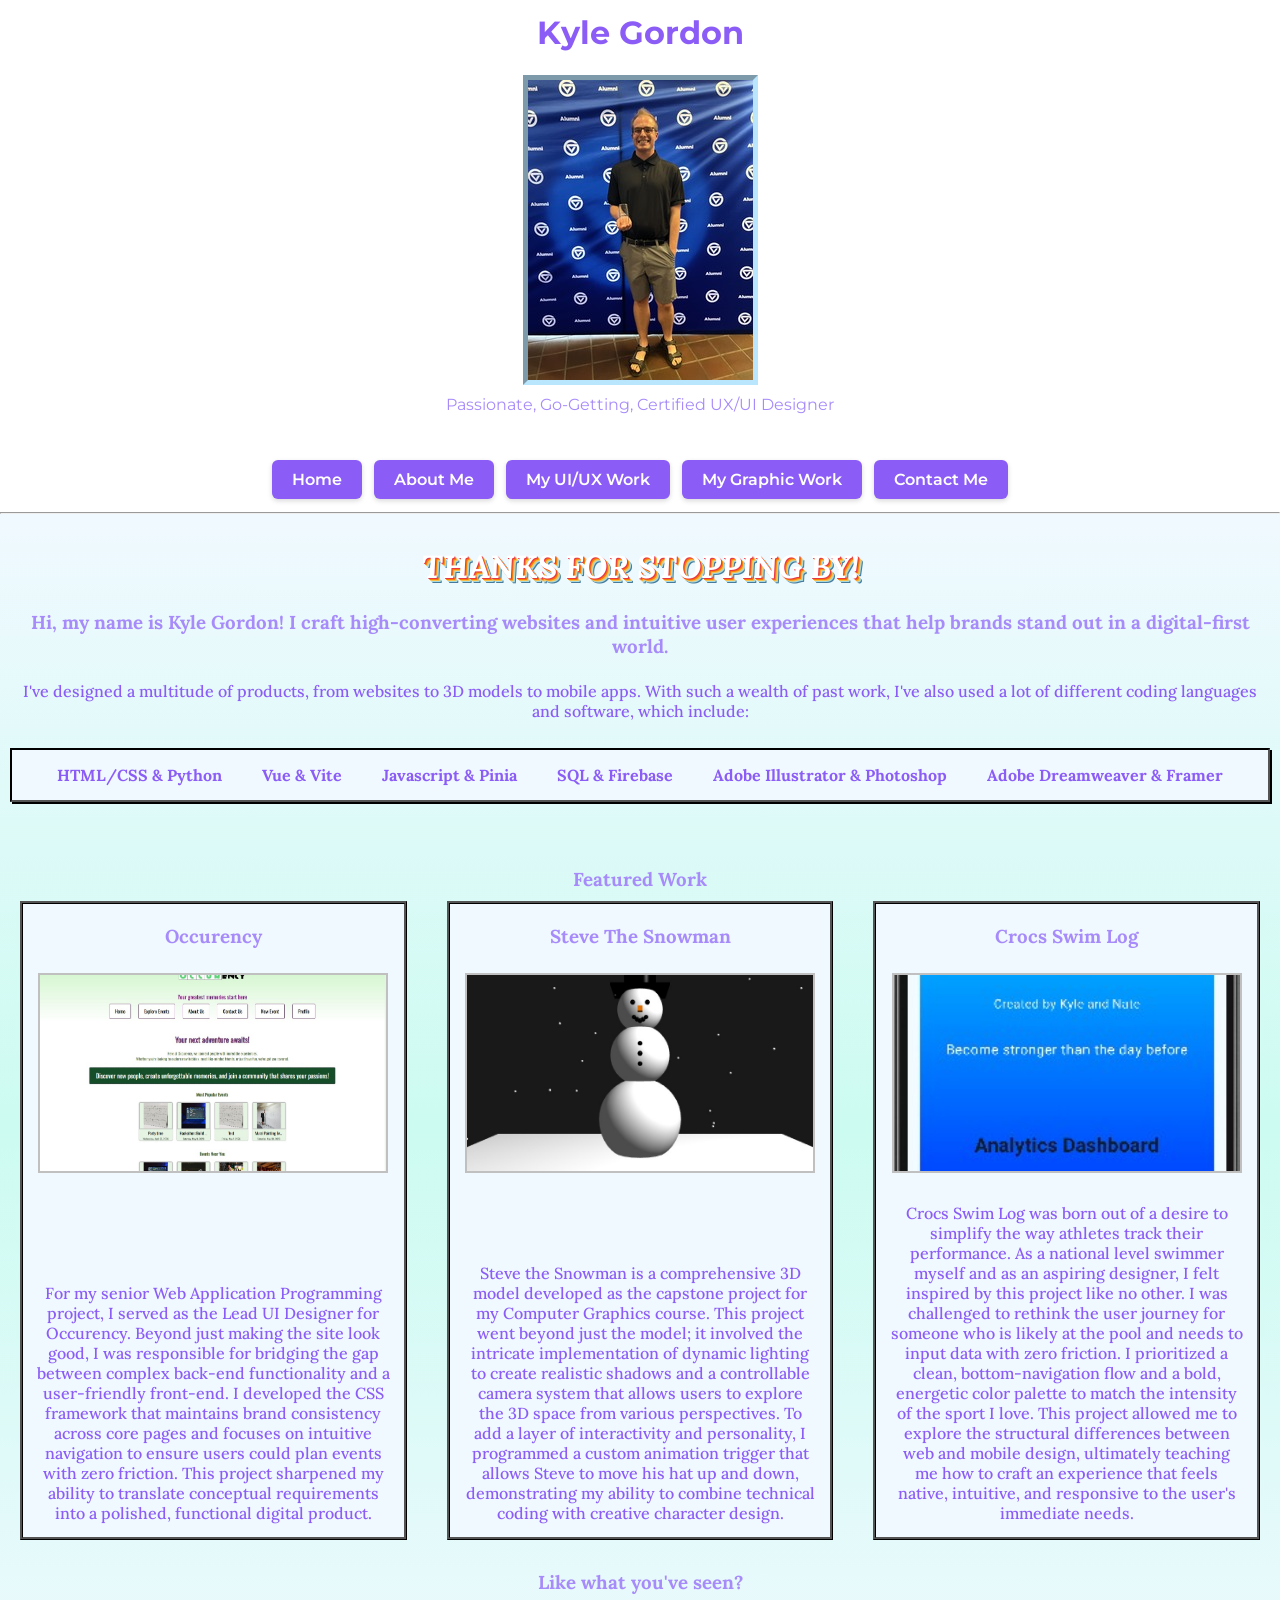
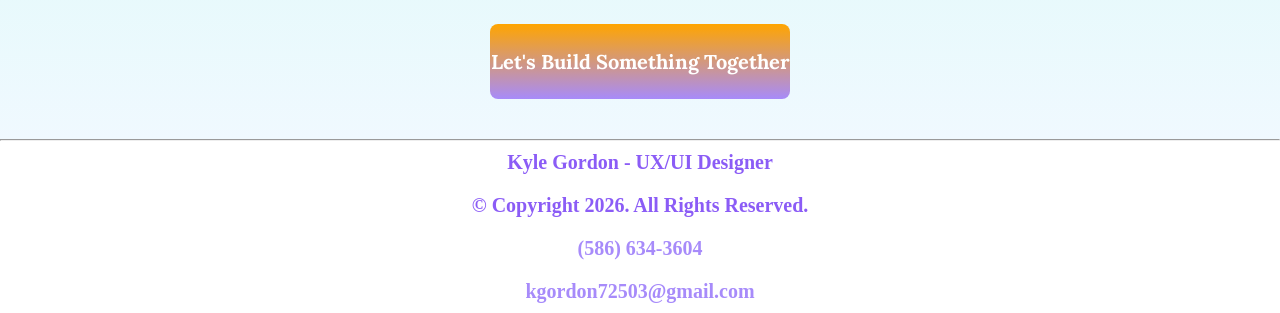
<file: index.html>
<!DOCTYPE html>
<!--This website was created by: Kyle Gordon, 4/20/26 -->
<html lang="en">
<head>
    <title>Kyle Gordon's Portfolio &#9475; Proficient in HTML/CSS, Javascript, Adobe &#9475; Web Designer, Graphic Designer, UX/UI Designer</title>
    <meta charset="utf-8">
    <link rel="stylesheet" href="css/styles.css">
    <meta name="viewport" content="width=device-width, initial-scale=1">
    <meta name="description" content="A hardworking, efficient UX/UI Designer creating top quality products">
    <link rel="shortcut icon" href="images/favicon.ico"> 
    <link rel="icon" type="image/png" sizes="32x32" href="images/favicon-32.png"> 
    <link rel="apple-touch-icon" sizes="180x180" href="images/apple-touch-icon.png"> 
    <link rel="icon" sizes="192x192" href="images/android-chrome-192.png">
    <link rel="preconnect" href="https://fonts.googleapis.com">
    <link rel="preconnect" href="https://fonts.gstatic.com" crossorigin>
    <link href="https://fonts.googleapis.com/css2?family=Lora:ital,wght@0,400..700;1,400..700&family=Montserrat:ital,wght@0,100..900;1,100..900&display=swap" rel="stylesheet">
</head>
<body>
<div id="container">
    
    <header class="montserrat-regular">
        <h1>Kyle Gordon</h1>
        <figure>
            <img id="profilepicture" src="images/kyle_port_image_225x300.jpeg" alt="Kyle Gordon Profile Photo">
            <figcaption class="slogan growing-text">Passionate, Go-Getting, Certified UX/UI Designer</figcaption>
        </figure>
    </header>

    <nav class="montserrat-regular">
        <button class="menu-icon" onclick="hamburger()" aria-expanded="false" aria-label="Toggle navigation menu">
            &#9776;
        </button>
        <ul id="menu-links">
            <li><a href="index.html">Home</a></li>
            <li><a href="about.html">About Me</a></li>
            <li><a href="pastsites.html">My UI/UX Work</a></li>
            <li><a href="pastgraphic.html">My Graphic Work</a></li>
            <li><a href="contact.html">Contact Me</a></li>
        </ul>
    </nav>

    <hr>

    <main class="lora-regular">
        <article>
            <h2 class="spin-text">Thanks for stopping by!</h2>
            <section>
                <!-- Fixed Heading Hierarchy (H2 -> H3) -->
                <h3>Hi, my name is Kyle Gordon! I craft high-converting websites and intuitive user experiences that help brands stand out in a digital-first world.</h3>
                
                <p>I've designed a multitude of products, from websites to 3D models to mobile apps. With such a wealth of past work, I've also used a lot of different coding languages and software, which include:</p>
                
                <ul id="skills-box">
                    <li>HTML/CSS & Python</li>
                    <li>Vue & Vite</li>
                    <li>Javascript & Pinia</li>
                    <li>SQL & Firebase</li>
                    <li>Adobe Illustrator & Photoshop</li>
                    <li>Adobe Dreamweaver & Framer</li>
                </ul>
            </section>
            
            <br><br>
            
            <h3>Featured Work</h3>
        
            <div class="content-container">
                
                <!-- Occurency Project (Merged Mobile & Desktop) -->
                <div class="work-container">
                    <h3>Occurency</h3>
                    <img src="images/occurency_portfolio_ss.jpg" alt="Occurency Event Planning Homepage Interface">
                    <p>For my senior Web Application Programming project, I served as the Lead UI Designer for Occurency. Beyond just making the site look good, I was responsible for bridging the gap between complex back-end functionality and a user-friendly front-end. I developed the CSS framework that maintains brand consistency across core pages and focuses on intuitive navigation to ensure users could plan events with zero friction. This project sharpened my ability to translate conceptual requirements into a polished, functional digital product.</p>
                    <!--<a href="#" class="project-link">Visit Occurency HERE!</a>-->
                </div>
                
                <!-- Steve The Snowman Project -->
                <div class="work-container">
                    <h3>Steve The Snowman</h3>
                    <img src="images/steve-t-snowman.jpg" alt="Steve The Snowman 3D Model Graphic">
                    <p>Steve the Snowman is a comprehensive 3D model developed as the capstone project for my Computer Graphics course. This project went beyond just the model; it involved the intricate implementation of dynamic lighting to create realistic shadows and a controllable camera system that allows users to explore the 3D space from various perspectives. To add a layer of interactivity and personality, I programmed a custom animation trigger that allows Steve to move his hat up and down, demonstrating my ability to combine technical coding with creative character design.</p>
                    <!--<a href="#" class="project-link">View Steve The Snowman HERE!</a>-->
                </div>
                
                <!-- Crocs Swim Log Project -->
                <div class="work-container">
                    <h3>Crocs Swim Log</h3>
                    <img src="images/csl_portfolio_ss.jpg" alt="Screenshot of the Crocs Swim Log mobile app interface">
                    <p>Crocs Swim Log was born out of a desire to simplify the way athletes track their performance. As a national level swimmer myself and as an aspiring designer, I felt inspired by this project like no other. I was challenged to rethink the user journey for someone who is likely at the pool and needs to input data with zero friction. I prioritized a clean, bottom-navigation flow and a bold, energetic color palette to match the intensity of the sport I love. This project allowed me to explore the structural differences between web and mobile design, ultimately teaching me how to craft an experience that feels native, intuitive, and responsive to the user's immediate needs.</p>
                    <!--<a href="#" class="project-link">Visit Crocs Swim Log HERE!</a>-->
                </div>
            </div>
        
            <h3>Like what you've seen?</h3>
            <a href="contact.html" id="build-button" class="btn">Let's Build Something Together</a>
        </article>
    </main>
</div>

<hr>

<footer>
    <b>
        <p>Kyle Gordon - UX/UI Designer</p>
        <p>&#169; Copyright 2026. All Rights Reserved.</p>
        <p><a href="tel:+15866343604">(586) 634-3604</a></p>
        <p><a href="mailto:kgordon72503@gmail.com">kgordon72503@gmail.com</a></p>
    </b>
</footer>

<script src="scripts/script.js"></script> 
</body>
</html>
</file>
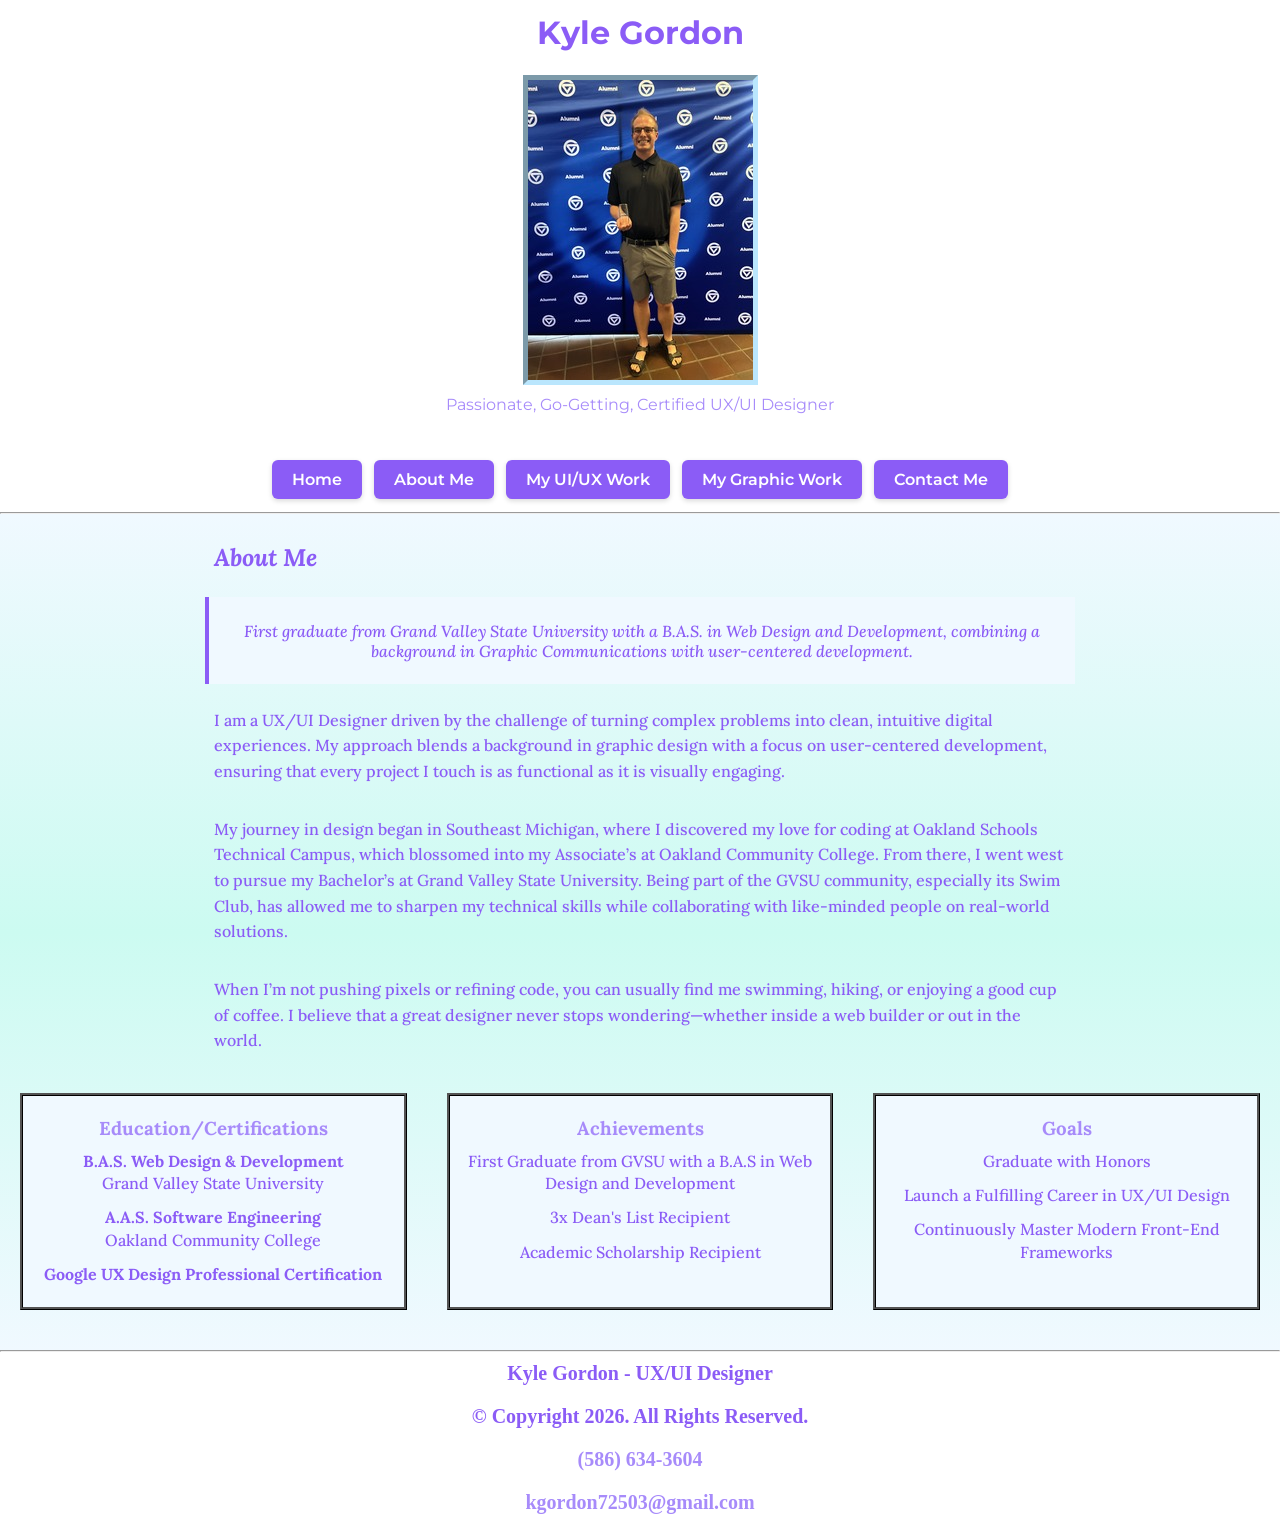
<file: about.html>
<!DOCTYPE html>
<!--This website was created by: Kyle Gordon, 4/20/26 -->
<html lang="en">
<head>
    <title>About Kyle Gordon &#9475; Proficient in HTML/CSS, Javascript, Adobe &#9475; Web Designer, Graphic Designer, UX/UI Designer</title></title>
    <meta charset="utf-8">
    <link rel="stylesheet" href="css/styles.css">
    <meta name="viewport" content="width=device-width, initial-scale=1">
    <meta name="description" content="Learn more about Kyle Gordon, a UX/UI Designer and Web Developer with a BAS from Grand Valley State University.">
    <link rel="shortcut icon" href="images/favicon.ico"> 
    <link rel="icon" type="image/png" sizes="32x32" href="images/favicon-32.png"> 
    <link rel="apple-touch-icon" sizes="180x180" href="images/apple-touch-icon.png"> 
    <link rel="icon" sizes="192x192" href="images/android-chrome-192.png">
    <link rel="preconnect" href="https://fonts.googleapis.com">
    <link rel="preconnect" href="https://fonts.gstatic.com" crossorigin>
    <link href="https://fonts.googleapis.com/css2?family=Lora:ital,wght@0,400..700;1,400..700&family=Montserrat:ital,wght@0,100..900;1,100..900&display=swap" rel="stylesheet">
</head>
<body>
<div id="container">
    <header class="montserrat-regular">
        <h1>Kyle Gordon</h1>
        <figure>
            <img id="profilepicture" src="images/kyle_port_image_225x300.jpeg" alt="Kyle Gordon Profile Photo">
            <figcaption class="slogan growing-text">Passionate, Go-Getting, Certified UX/UI Designer</figcaption>
        </figure>
    </header>

    <!-- Unified Navigation (Moved under Header) -->
    <nav class="montserrat-regular">
        <button class="menu-icon" onclick="hamburger()" aria-expanded="false" aria-label="Toggle navigation menu">
            &#9776;
        </button>
        <ul id="menu-links">
            <li><a href="index.html">Home</a></li>
            <li><a href="about.html">About Me</a></li>
            <li><a href="pastsites.html">My UI/UX Work</a></li>
            <li><a href="pastgraphic.html">My Graphic Work</a></li>
            <li><a href="contact.html">Contact Me</a></li>
        </ul>
    </nav>
<hr>
    <main class="lora-regular">
        <section class="bio-section">
            <h2>About Me</h2>
            
            <aside class="bio-callout"> 
                <p>First graduate from Grand Valley State University with a B.A.S. in Web Design and Development, combining a background in Graphic Communications with user-centered development.</p>
            </aside>

            <div class="bio-text">
                <p>I am a UX/UI Designer driven by the challenge of turning complex problems into clean, intuitive digital experiences. My approach blends a background in graphic design with a focus on user-centered development, ensuring that every project I touch is as functional as it is visually engaging.</p>
                
                <p>My journey in design began in Southeast Michigan, where I discovered my love for coding at Oakland Schools Technical Campus, which blossomed into my Associate’s at Oakland Community College. From there, I went west to pursue my Bachelor’s at Grand Valley State University. Being part of the GVSU community, especially its Swim Club, has allowed me to sharpen my technical skills while collaborating with like-minded people on real-world solutions.</p>
                
                <p>When I’m not pushing pixels or refining code, you can usually find me swimming, hiking, or enjoying a good cup of coffee. I believe that a great designer never stops wondering—whether inside a web builder or out in the world.</p>
            </div>
        </section>

        <!-- Unified Card Section (Replaces duplicated lists & table) -->
        <section class="content-container">
            <article class="work-container">
                <h3>Education/Certifications</h3>
                <ul class="hide-ul">
                    <li><strong>B.A.S. Web Design & Development</strong><br>Grand Valley State University</li>
                    <li><strong>A.A.S. Software Engineering</strong><br>Oakland Community College</li>
                    <li><strong>Google UX Design Professional Certification</strong></li>
                </ul>
            </article>

            <article class="work-container">
                <h3>Achievements</h3>
                <ul class="hide-ul">
                    <li>First Graduate from GVSU with a B.A.S in Web Design and Development</li>
                    <li>3x Dean's List Recipient</li>
                    <li>Academic Scholarship Recipient</li>
                </ul>
            </article>

            <article class="work-container">
                <h3>Goals</h3>
                <ul class="hide-ul">
                    <li>Graduate with Honors</li>
                    <li>Launch a Fulfilling Career in UX/UI Design</li>
                    <li>Continuously Master Modern Front-End Frameworks</li>
                </ul>
            </article>
        </section>
    </main>
</div>
<hr>
<footer>
    <b>
        <p>Kyle Gordon - UX/UI Designer</p>
        <p>&#169; Copyright 2026. All Rights Reserved.</p>
        <p><a href="tel:+15866343604">(586) 634-3604</a></p>
        <p><a href="mailto:kgordon72503@gmail.com">kgordon72503@gmail.com</a></p>
    </b>
</footer>

<script src="scripts/script.js"></script> 
</body>
</html>
</file>
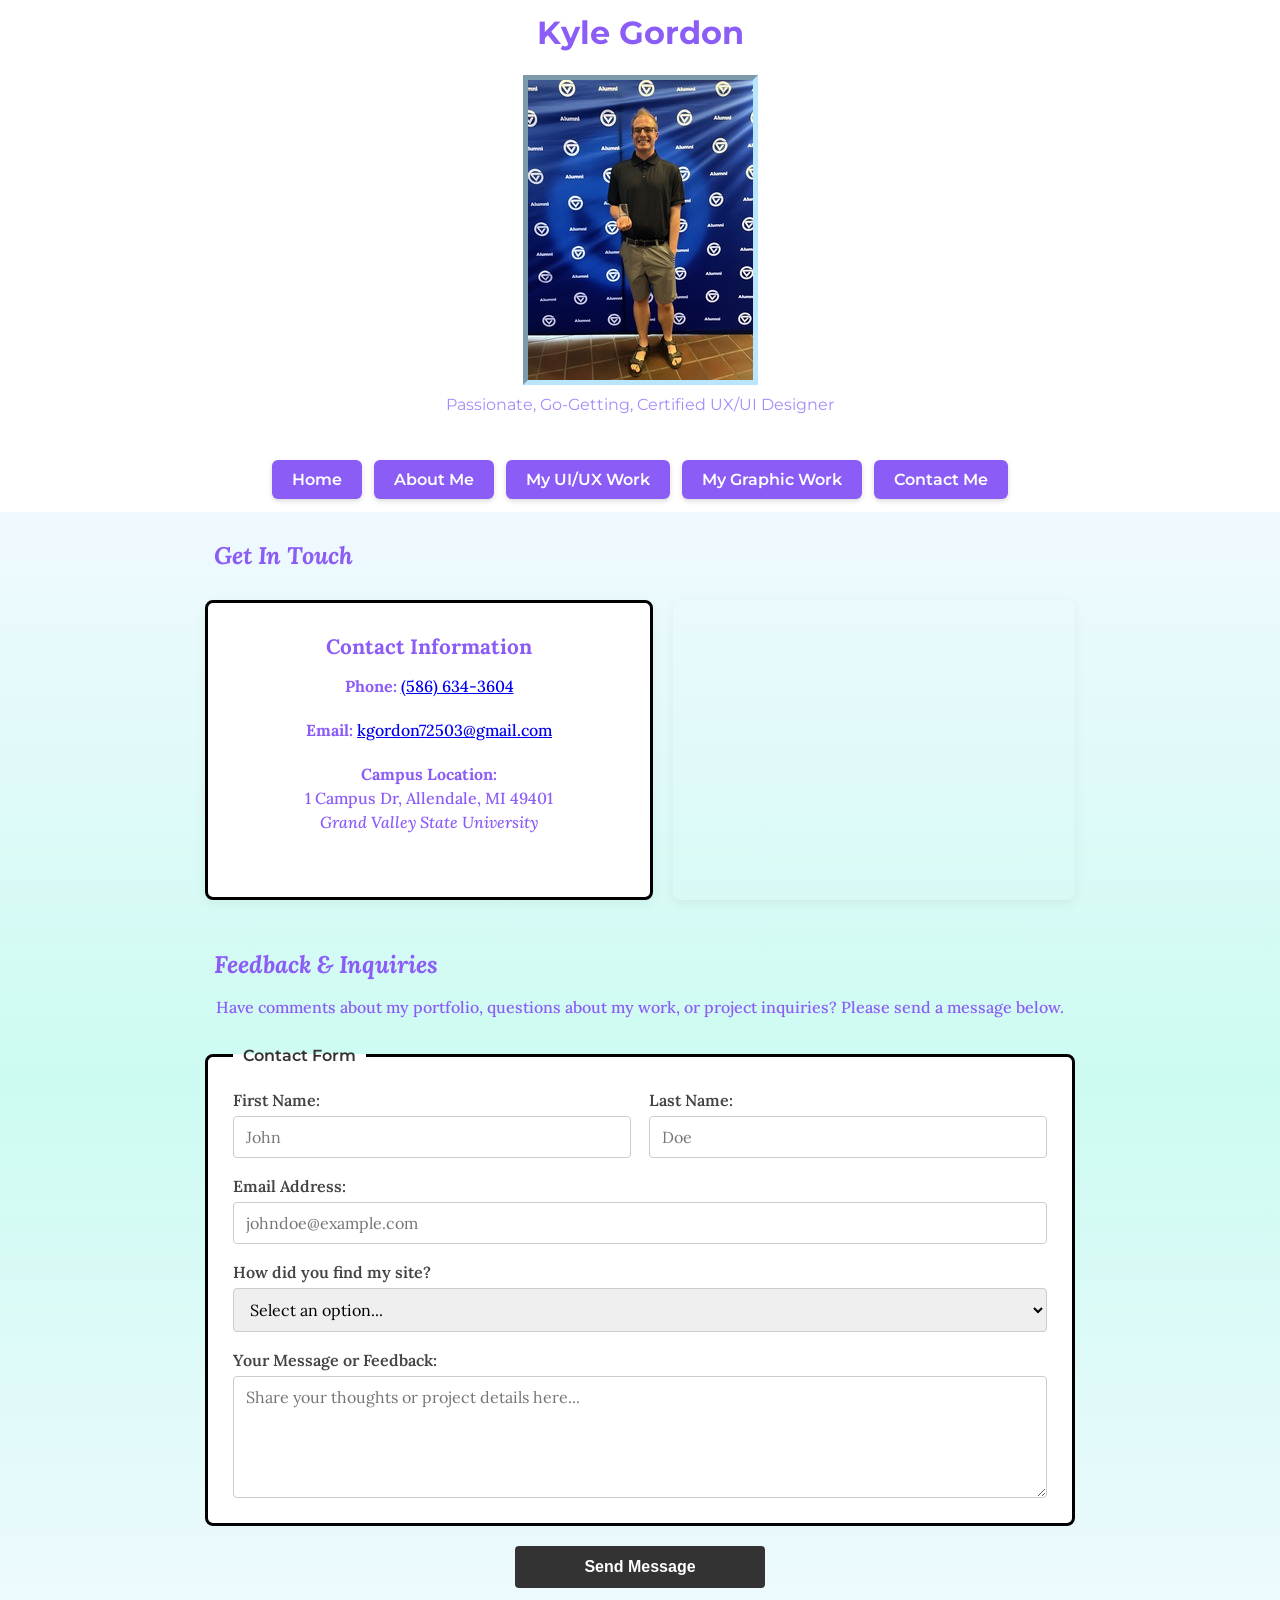
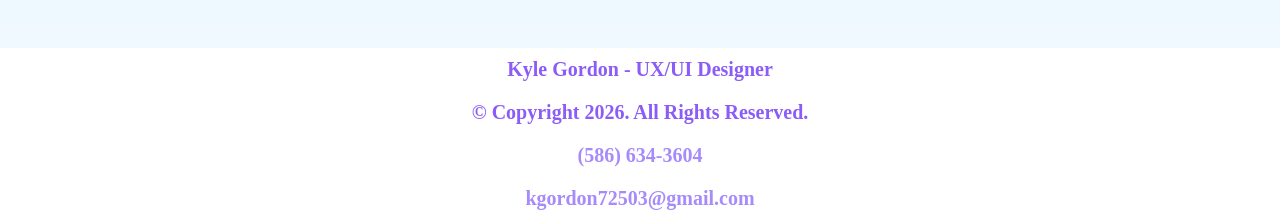
<file: contact.html>
<!DOCTYPE html>
<!--This website was created by: Kyle Gordon, 4/20/26 -->
<html lang="en">
<head>
    <title>Contact Me &#9475; Kyle Gordon &#9475; Proficient in HTML/CSS, Javascript, Adobe &#9475; Web Designer, Graphic Designer, UX/UI Designer</title></title>
    <meta charset="utf-8">
    <link rel="stylesheet" href="css/styles.css">
    <meta name="viewport" content="width=device-width, initial-scale=1">
    <meta name="description" content="Get in touch with Kyle Gordon, UX/UI Designer and Web Developer. Reach out via phone, email, or send feedback using the contact form.">
    <link rel="shortcut icon" href="images/favicon.ico"> 
    <link rel="icon" type="image/png" sizes="32x32" href="images/favicon-32.png"> 
    <link rel="apple-touch-icon" sizes="180x180" href="images/apple-touch-icon.png"> 
    <link rel="icon" sizes="192x192" href="images/android-chrome-192.png">
    <link rel="preconnect" href="https://fonts.googleapis.com">
    <link rel="preconnect" href="https://fonts.gstatic.com" crossorigin>
    <link href="https://fonts.googleapis.com/css2?family=Lora:ital,wght@0,400..700;1,400..700&family=Montserrat:ital,wght@0,100..900;1,100..900&display=swap" rel="stylesheet">
</head>
<body>
<div id="container">

    <header class="montserrat-regular">
        <h1>Kyle Gordon</h1>
        <figure>
            <img id="profilepicture" src="images/kyle_port_image_225x300.jpeg" alt="Kyle Gordon Profile Photo">
            <figcaption class="slogan growing-text">Passionate, Go-Getting, Certified UX/UI Designer</figcaption>
        </figure>
    </header>

    <!-- Unified Navigation (Moved under Header) -->
    <nav class="montserrat-regular">
        <button class="menu-icon" onclick="hamburger()" aria-expanded="false" aria-label="Toggle navigation menu">
            &#9776;
        </button>
        <ul id="menu-links">
            <li><a href="index.html">Home</a></li>
            <li><a href="about.html">About Me</a></li>
            <li><a href="pastsites.html">My UI/UX Work</a></li>
            <li><a href="pastgraphic.html">My Graphic Work</a></li>
            <li><a href="contact.html">Contact Me</a></li>
        </ul>
    </nav>

    <main class="lora-regular">
        
        <!-- Contact Information & Map Section -->
        <section class="contact-section">
            <h2>Get In Touch</h2>
            <div class="contact-grid">
                
                <div class="contact-info-card">
                    <h3>Contact Information</h3>
                    <p><strong>Phone:</strong> <a href="tel:+15866343604">(586) 634-3604</a></p>
                    <p><strong>Email:</strong> <a href="mailto:kgordon72503@gmail.com">kgordon72503@gmail.com</a></p>
                    <p><strong>Campus Location:</strong><br>1 Campus Dr, Allendale, MI 49401<br><em>Grand Valley State University</em></p>
                </div>

                <div class="map-container">
                    <iframe src="https://www.google.com/maps/embed?pb=!1m18!1m12!1m3!1d2919.6717137173564!2d-85.89161532450466!3d42.964122071143215!2m3!1f0!2f0!3f0!3m2!1i1024!2i768!4f13.1!3m3!1m2!1s0x8819a31f0c9d398f%3A0xea0367b3e0ec32fa!2sGrand%20Valley%20State%20University!5e0!3m2!1sen!2sus!4v1706282825651!5m2!1sen!2sus" 
                            id="google-map" 
                            style="border:0;" 
                            allowfullscreen="" 
                            loading="lazy" 
                            referrerpolicy="no-referrer-when-downgrade" 
                            title="Grand Valley State University Campus Map">
                    </iframe>
                </div>

            </div>
        </section>

        <!-- Feedback Form Section -->
        <section class="form-section">
            <h2>Feedback & Inquiries</h2>
            <p class="form-intro">Have comments about my portfolio, questions about my work, or project inquiries? Please send a message below.</p>
            
            <form action="#" method="post" class="contact-form">
                <fieldset>
                    <legend class="montserrat-regular">Contact Form</legend>
                    
                    <div class="form-grid">
                        <div class="form-group">
                            <label for="fname">First Name:</label>
                            <input type="text" id="fname" name="firstname" required placeholder="John">
                        </div>
                        
                        <div class="form-group">
                            <label for="lname">Last Name:</label>
                            <input type="text" id="lname" name="lastname" required placeholder="Doe">
                        </div>
                        
                        <div class="form-group full-width">
                            <label for="email">Email Address:</label>
                            <input type="email" id="email" name="email" required placeholder="johndoe@example.com">
                        </div>
                        
                        <div class="form-group full-width">
                            <label for="reference">How did you find my site?</label>
                            <select name="reference" id="reference">
                                <option value="" disabled selected>Select an option...</option>
                                <option value="social">Social Media</option>
                                <option value="friend">Friend / Colleague</option>
                                <option value="google">Search Engine (Google)</option>
                                <option value="other">Other</option>
                            </select>
                        </div>

                        <div class="form-group full-width">
                            <label for="improve">Your Message or Feedback:</label>
                            <textarea id="improve" name="improve" rows="5" required placeholder="Share your thoughts or project details here..."></textarea>
                        </div>
                    </div>
                </fieldset>
                
                <button type="submit" id="submit" class="submit-btn">Send Message</button>
            </form>
        </section>

    </main>
</div>

<footer>
    <b>
        <p>Kyle Gordon - UX/UI Designer</p>
        <p>&#169; Copyright 2026. All Rights Reserved.</p>
        <p><a href="tel:+15866343604">(586) 634-3604</a></p>
        <p><a href="mailto:kgordon72503@gmail.com">kgordon72503@gmail.com</a></p>
    </b>
</footer>

<script src="scripts/script.js"></script> 
</body>
</html>
</file>
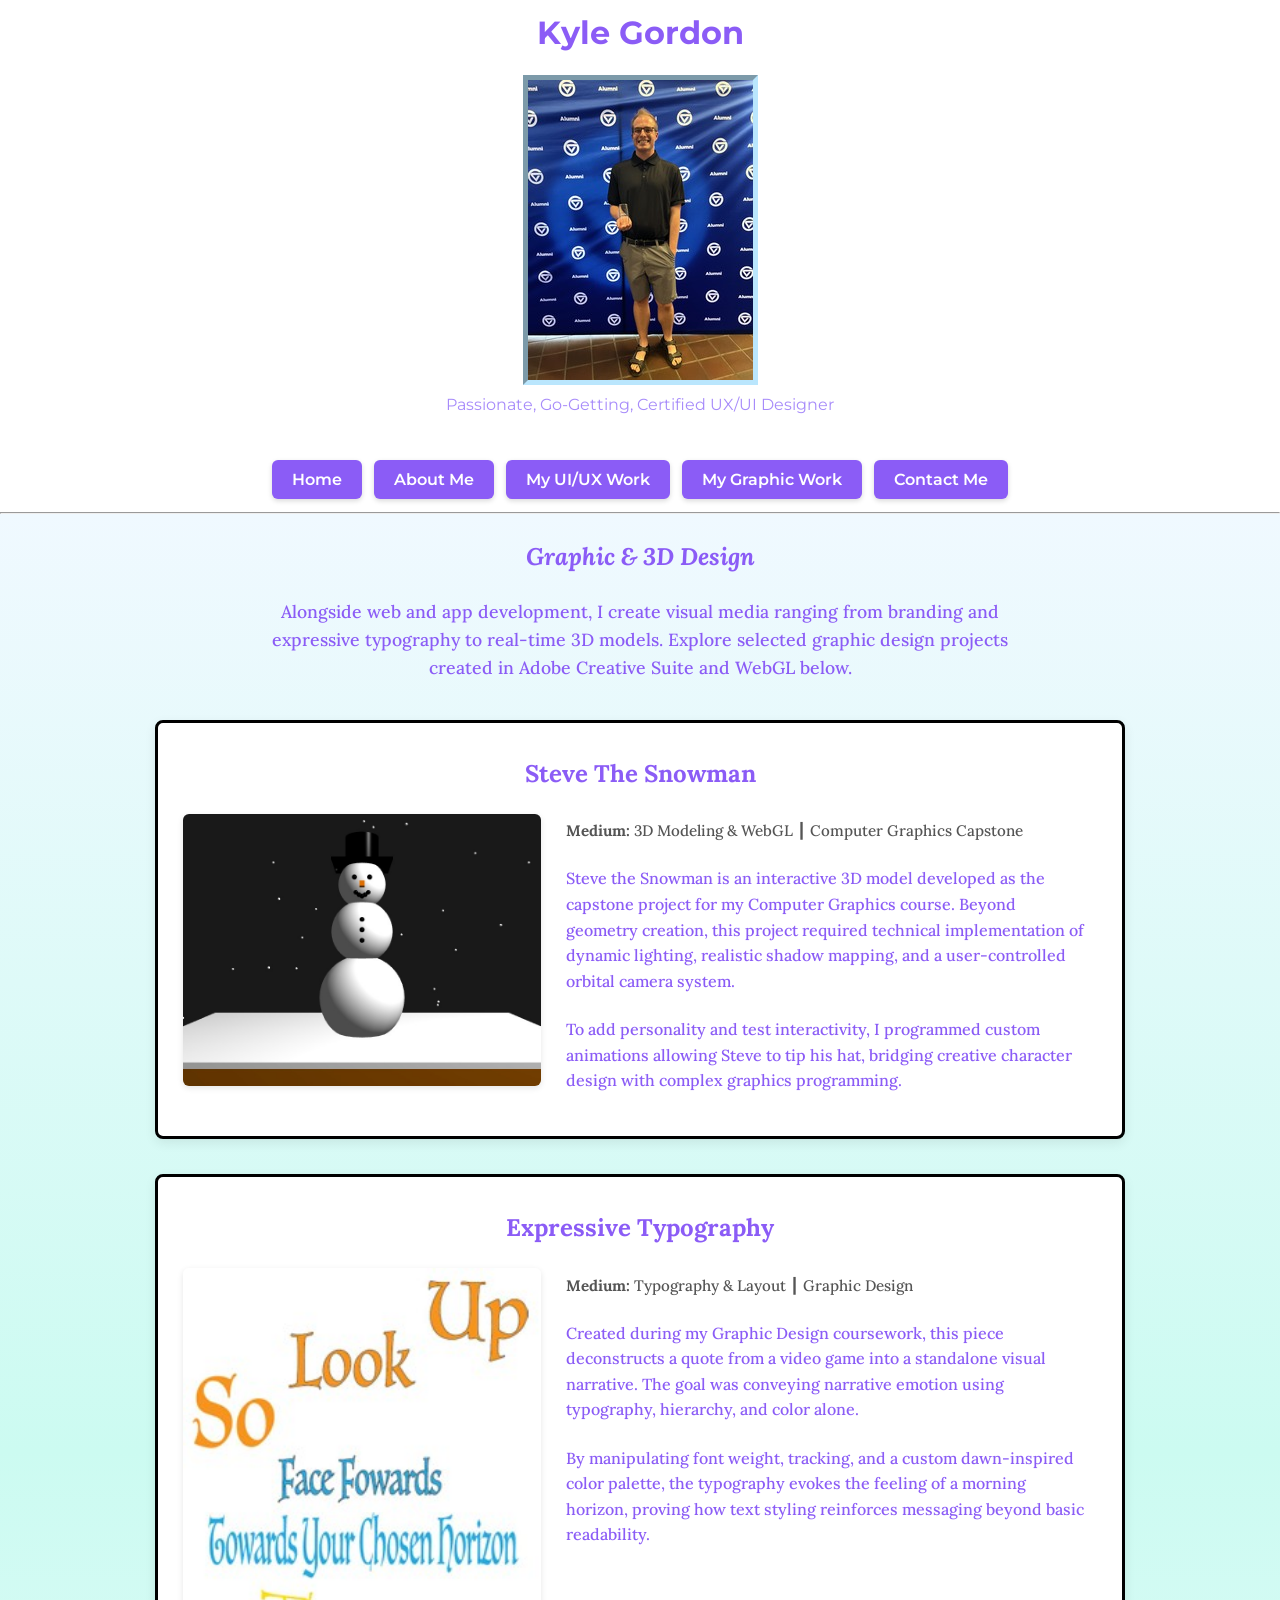
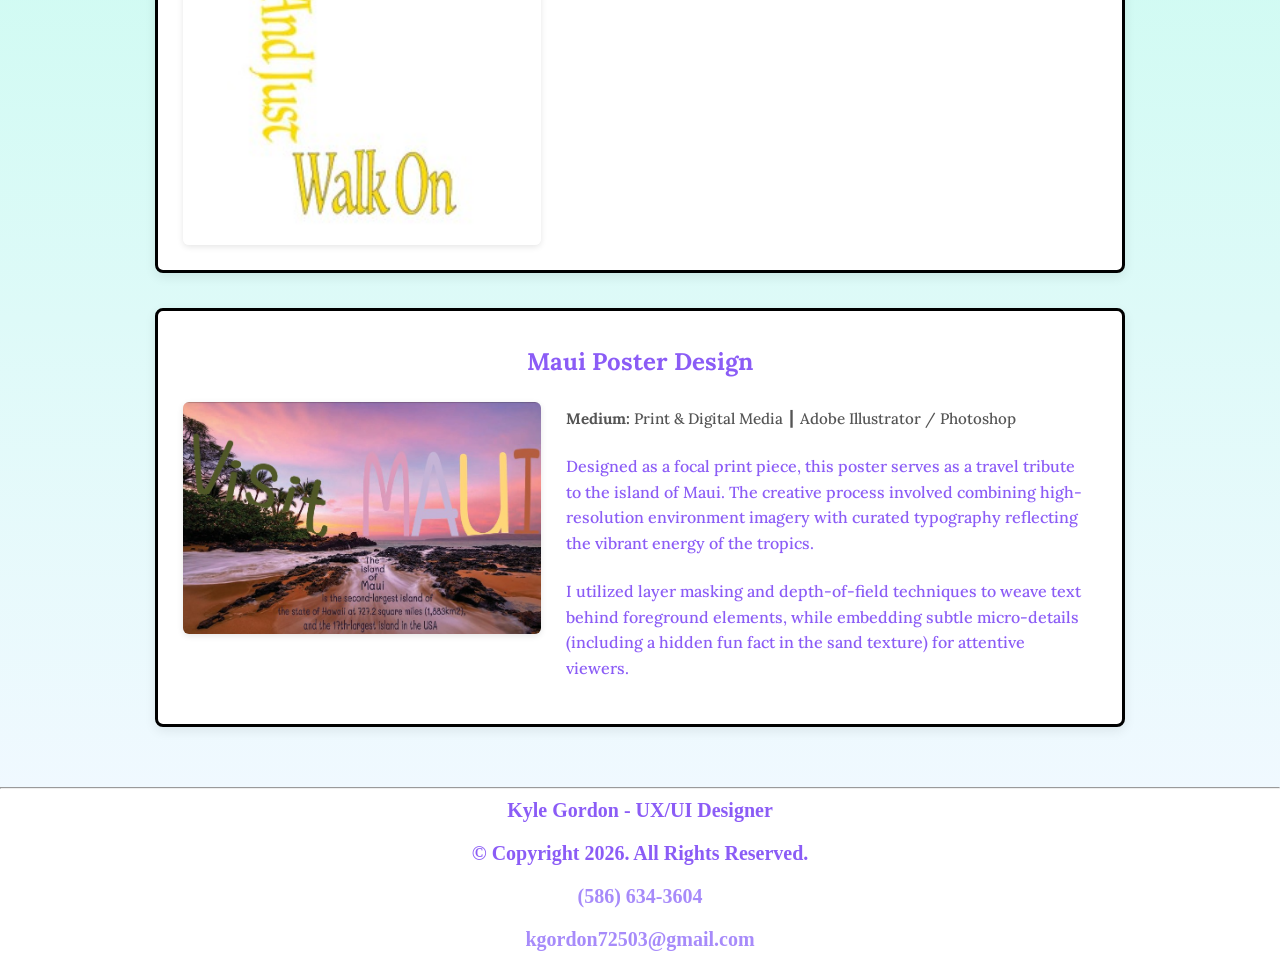
<file: pastgraphic.html>
<!DOCTYPE html>
<!--This website was created by: Kyle Gordon, 4/20/26 -->
<html lang="en">
<head>
    <title>Graphic Design & 3D Work &#9475; Kyle Gordon &#9475; Proficient in HTML/CSS, Javascript, Adobe &#9475; Web Designer, Graphic Designer, UX/UI Designer</title></title>
    <meta charset="utf-8">
    <link rel="stylesheet" href="css/styles.css">
    <meta name="viewport" content="width=device-width, initial-scale=1">
    <meta name="description" content="Explore graphic design, typography, and 3D modeling projects by Kyle Gordon, including 3D models, poster designs, and expressive typography.">
    <link rel="shortcut icon" href="images/favicon.ico"> 
    <link rel="icon" type="image/png" sizes="32x32" href="images/favicon-32.png"> 
    <link rel="apple-touch-icon" sizes="180x180" href="images/apple-touch-icon.png"> 
    <link rel="icon" sizes="192x192" href="images/android-chrome-192.png">
    <link rel="preconnect" href="https://fonts.googleapis.com">
    <link rel="preconnect" href="https://fonts.gstatic.com" crossorigin>
    <link href="https://fonts.googleapis.com/css2?family=Lora:ital,wght@0,400..700;1,400..700&family=Montserrat:ital,wght@0,100..900;1,100..900&display=swap" rel="stylesheet">
</head>
<body>
<div id="container">
    <header class="montserrat-regular">
        <h1>Kyle Gordon</h1>
        <figure>
            <img id="profilepicture" src="images/kyle_port_image_225x300.jpeg" alt="Kyle Gordon Profile Photo">
            <figcaption class="slogan growing-text">Passionate, Go-Getting, Certified UX/UI Designer</figcaption>
        </figure>
    </header>

    <!-- Unified Navigation (Moved under Header) -->
    <nav class="montserrat-regular">
        <button class="menu-icon" onclick="hamburger()" aria-expanded="false" aria-label="Toggle navigation menu">
            &#9776;
        </button>
        <ul id="menu-links">
            <li><a href="index.html">Home</a></li>
            <li><a href="about.html">About Me</a></li>
            <li><a href="pastsites.html">My UI/UX Work</a></li>
            <li><a href="pastgraphic.html">My Graphic Work</a></li>
            <li><a href="contact.html">Contact Me</a></li>
        </ul>
    </nav>
    <hr>

    <main class="lora-regular">
        <section class="intro-section">
            <h2>Graphic & 3D Design</h2>
            <p class="lead-text">Alongside web and app development, I create visual media ranging from branding and expressive typography to real-time 3D models. Explore selected graphic design projects created in Adobe Creative Suite and WebGL below.</p>
        </section>

        <!-- Project Cards Container -->
        <section class="project-grid">
            
            <!-- Graphic 1: Steve The Snowman -->
            <article class="project-card">
                <h3>Steve The Snowman</h3>
                <div class="project-content">
                    <figure class="project-media">
                        <img src="images/steve-t-snowman.jpg" alt="Steve The Snowman 3D Model Rendering">
                    </figure>
                    <div class="project-details">
                        <p class="role-tag"><strong>Medium:</strong> 3D Modeling & WebGL &#9475; Computer Graphics Capstone</p>
                        <p>Steve the Snowman is an interactive 3D model developed as the capstone project for my Computer Graphics course. Beyond geometry creation, this project required technical implementation of dynamic lighting, realistic shadow mapping, and a user-controlled orbital camera system.</p>
                        <p>To add personality and test interactivity, I programmed custom animations allowing Steve to tip his hat, bridging creative character design with complex graphics programming.</p>
                        <!--<a href="#" class="project-btn" target="_blank" rel="noopener">View 3D Demo &rarr;</a>-->
                    </div>
                </div>
            </article>

            <!-- Graphic 2: Expressive Typography -->
            <article class="project-card">
                <h3>Expressive Typography</h3>
                <div class="project-content">
                    <figure class="project-media">
                        <img src="images/expressive-text-project.jpg" alt="Expressive Typography Visual Artwork">
                    </figure>
                    <div class="project-details">
                        <p class="role-tag"><strong>Medium:</strong> Typography & Layout &#9475; Graphic Design</p>
                        <p>Created during my Graphic Design coursework, this piece deconstructs a quote from a video game into a standalone visual narrative. The goal was conveying narrative emotion using typography, hierarchy, and color alone.</p>
                        <p>By manipulating font weight, tracking, and a custom dawn-inspired color palette, the typography evokes the feeling of a morning horizon, proving how text styling reinforces messaging beyond basic readability.</p>
                        <!--<a href="#" class="project-btn" target="_blank" rel="noopener">View Graphic &rarr;</a>-->
                    </div>
                </div>
            </article>

            <!-- Graphic 3: Poster Design -->
            <article class="project-card">
                <h3>Maui Poster Design</h3>
                <div class="project-content">
                    <figure class="project-media">
                        <img src="images/poster-design-project.jpg" alt="Maui Travel Poster Artwork">
                    </figure>
                    <div class="project-details">
                        <p class="role-tag"><strong>Medium:</strong> Print & Digital Media &#9475; Adobe Illustrator / Photoshop</p>
                        <p>Designed as a focal print piece, this poster serves as a travel tribute to the island of Maui. The creative process involved combining high-resolution environment imagery with curated typography reflecting the vibrant energy of the tropics.</p>
                        <p>I utilized layer masking and depth-of-field techniques to weave text behind foreground elements, while embedding subtle micro-details (including a hidden fun fact in the sand texture) for attentive viewers.</p>
                        <!--<a href="#" class="project-btn" target="_blank" rel="noopener">View Full Poster &rarr;</a>-->
                    </div>
                </div>
            </article>

        </section>
    </main>
</div>

<hr>

<footer>
    <b>
        <p>Kyle Gordon - UX/UI Designer</p>
        <p>&#169; Copyright 2026. All Rights Reserved.</p>
        <p><a href="tel:+15866343604">(586) 634-3604</a></p>
        <p><a href="mailto:kgordon72503@gmail.com">kgordon72503@gmail.com</a></p>
    </b>
</footer>

<script src="scripts/script.js"></script> 
</body>
</html>
</file>
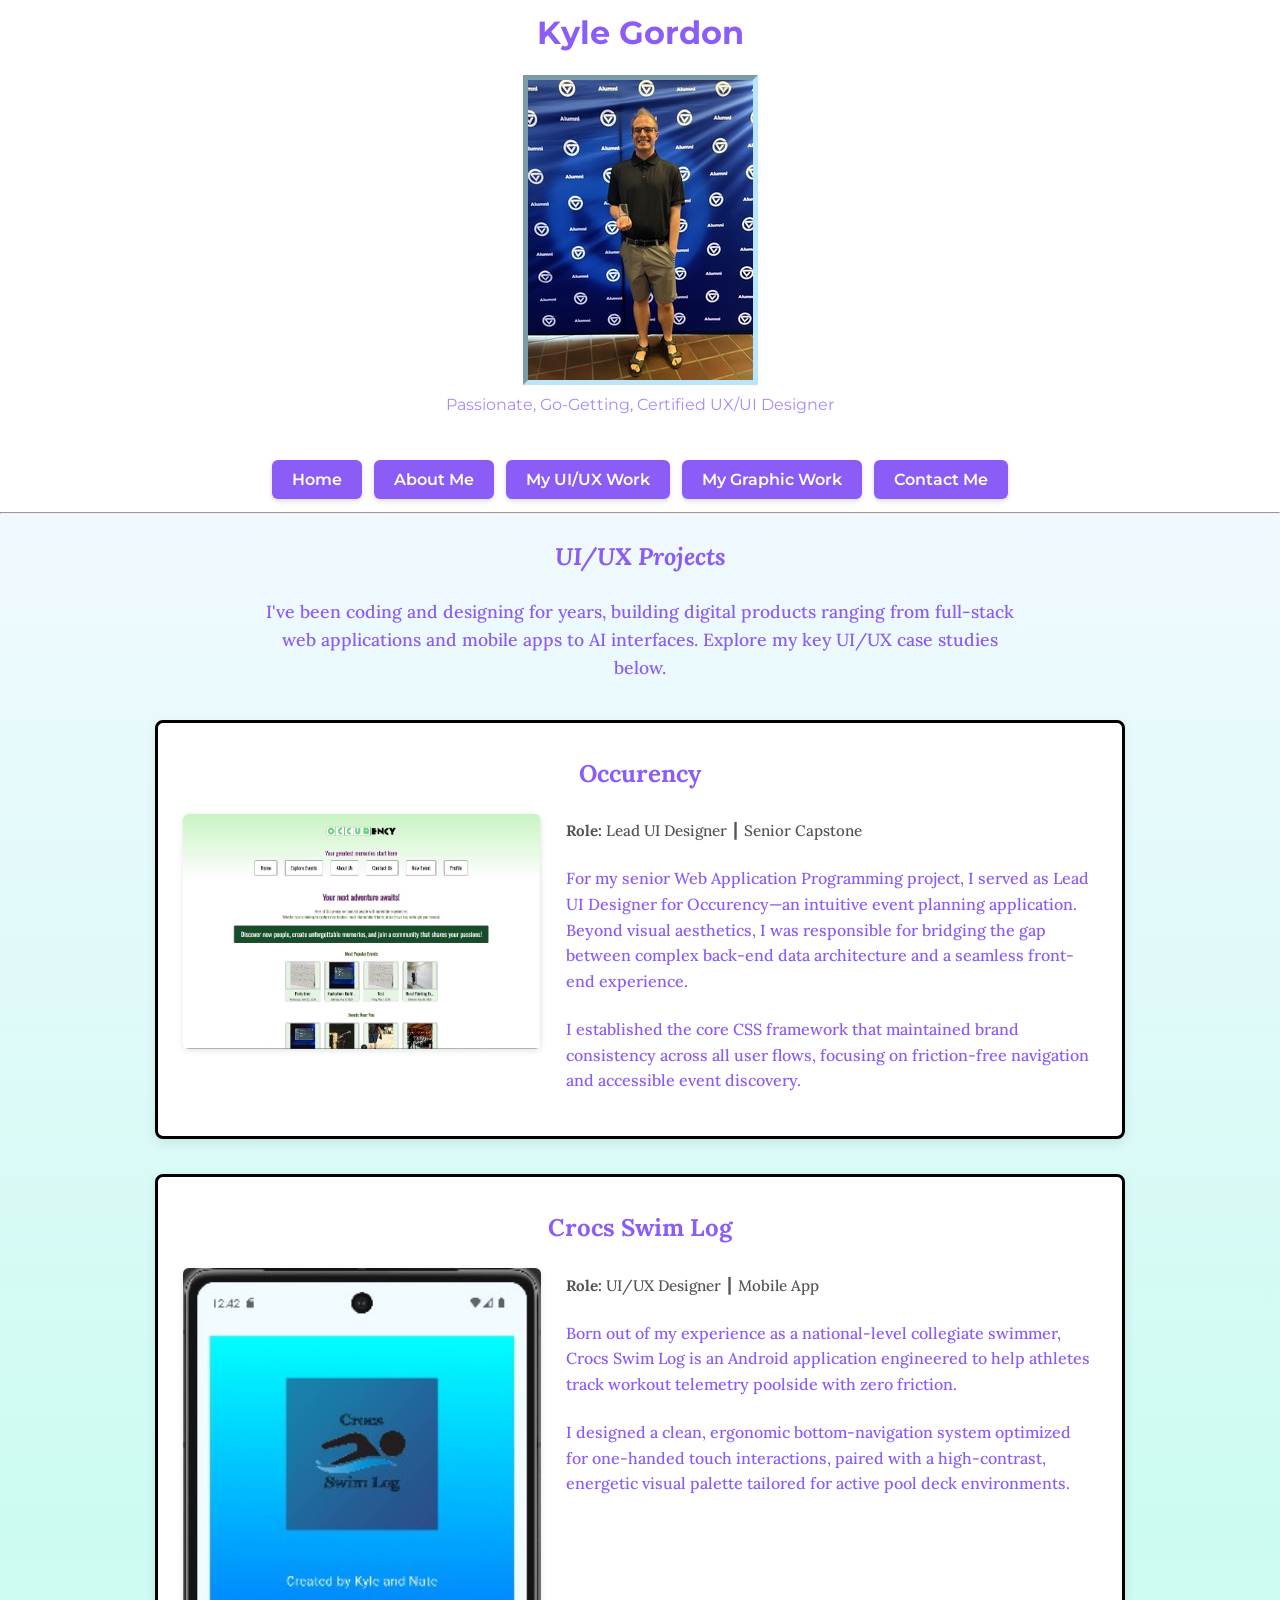
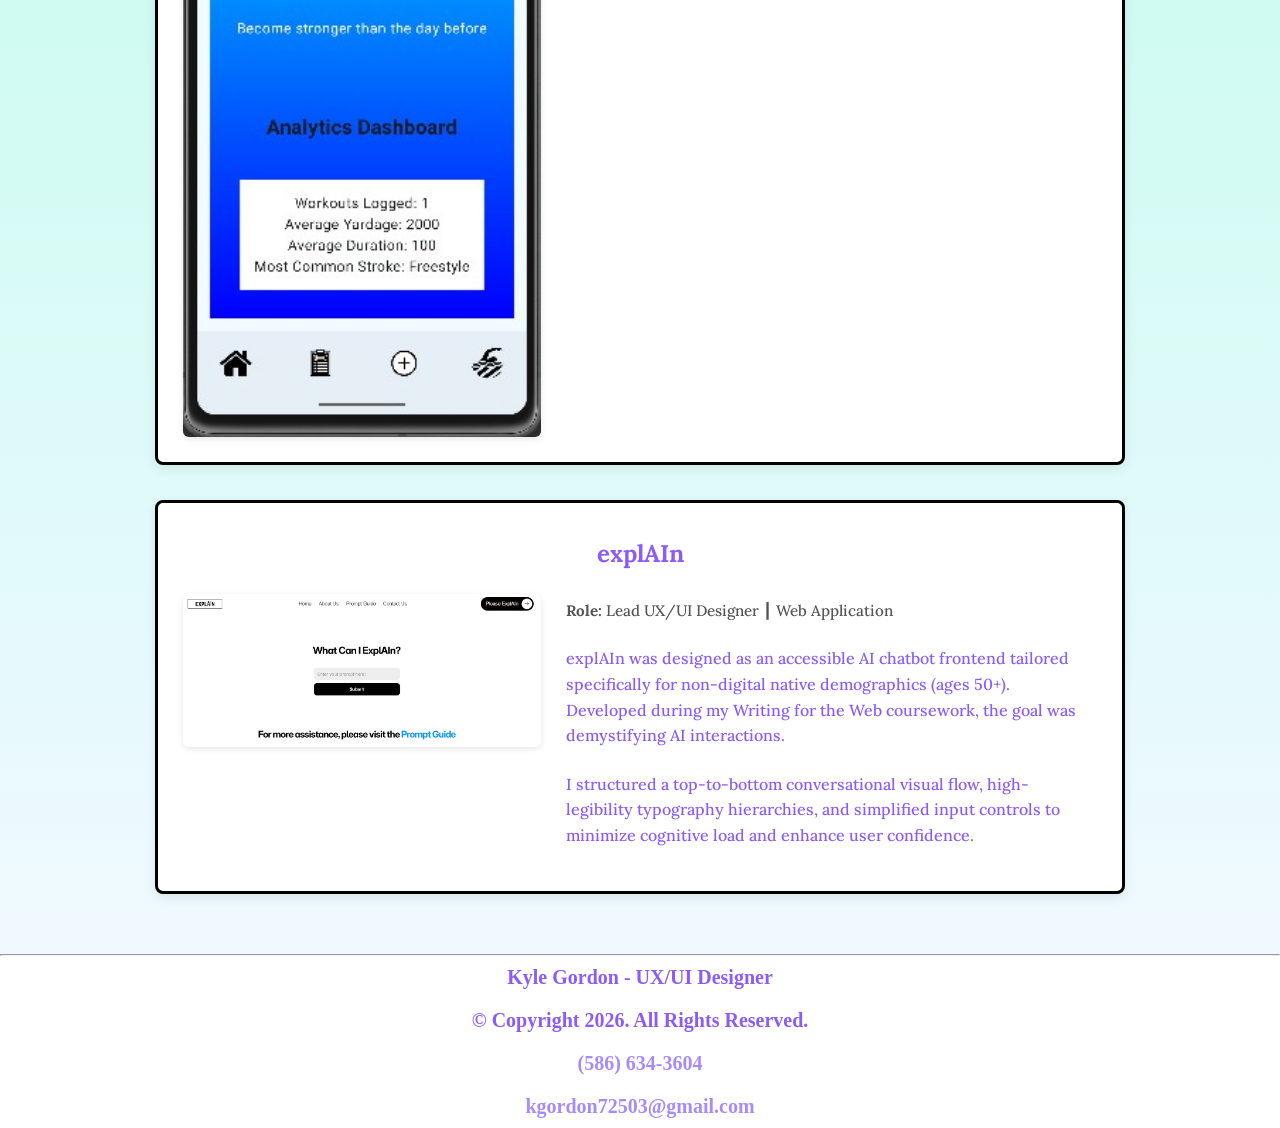
<file: pastsites.html>
<!DOCTYPE html>
<!--This website was created by: Kyle Gordon, 4/20/26 -->
<html lang="en">
<head>
    <title>My UI/UX Work &#9475; Kyle Gordon &#9475; Proficient in HTML/CSS, Javascript, Adobe &#9475; Web Designer, Graphic Designer, UX/UI Designer</title></title>
    <meta charset="utf-8">
    <link rel="stylesheet" href="css/styles.css">
    <meta name="viewport" content="width=device-width, initial-scale=1">
    <meta name="description" content="Explore UI/UX design and web development projects by Kyle Gordon, including Occurency, Crocs Swim Log, and explAIn.">
    <link rel="shortcut icon" href="images/favicon.ico"> 
    <link rel="icon" type="image/png" sizes="32x32" href="images/favicon-32.png"> 
    <link rel="apple-touch-icon" sizes="180x180" href="images/apple-touch-icon.png"> 
    <link rel="icon" sizes="192x192" href="images/android-chrome-192.png">
    <link rel="preconnect" href="https://fonts.googleapis.com">
    <link rel="preconnect" href="https://fonts.gstatic.com" crossorigin>
    <link href="https://fonts.googleapis.com/css2?family=Lora:ital,wght@0,400..700;1,400..700&family=Montserrat:ital,wght@0,100..900;1,100..900&display=swap" rel="stylesheet">
</head>
<body>
<div id="container">
    <header class="montserrat-regular">
        <h1>Kyle Gordon</h1>
        <figure>
            <img id="profilepicture" src="images/kyle_port_image_225x300.jpeg" alt="Kyle Gordon Profile Photo">
            <figcaption class="slogan growing-text">Passionate, Go-Getting, Certified UX/UI Designer</figcaption>
        </figure>
    </header>

    <!-- Unified Navigation (Moved under Header) -->
    <nav class="montserrat-regular">
        <button class="menu-icon" onclick="hamburger()" aria-expanded="false" aria-label="Toggle navigation menu">
            &#9776;
        </button>
        <ul id="menu-links">
            <li><a href="index.html">Home</a></li>
            <li><a href="about.html">About Me</a></li>
            <li><a href="pastsites.html">My UI/UX Work</a></li>
            <li><a href="pastgraphic.html">My Graphic Work</a></li>
            <li><a href="contact.html">Contact Me</a></li>
        </ul>
    </nav>

    <hr>

    <main class="lora-regular">
        <section class="intro-section">
            <h2>UI/UX Projects</h2>
            <p class="lead-text">I've been coding and designing for years, building digital products ranging from full-stack web applications and mobile apps to AI interfaces. Explore my key UI/UX case studies below.</p>
        </section>

        <!-- Project Cards Container -->
        <section class="project-grid">
            
            <!-- Project 1: Occurency -->
            <article class="project-card">
                <h3>Occurency</h3>
                <div class="project-content">
                    <figure class="project-media">
                        <img src="images/occurency_portfolio_ss.jpg" alt="Occurency Event Planning Web Application Interface">
                    </figure>
                    <div class="project-details">
                        <p class="role-tag"><strong>Role:</strong> Lead UI Designer &#9475; Senior Capstone</p>
                        <p>For my senior Web Application Programming project, I served as Lead UI Designer for Occurency—an intuitive event planning application. Beyond visual aesthetics, I was responsible for bridging the gap between complex back-end data architecture and a seamless front-end experience.</p>
                        <p>I established the core CSS framework that maintained brand consistency across all user flows, focusing on friction-free navigation and accessible event discovery.</p>
                        <!--<a href="#" class="project-btn" target="_blank" rel="noopener">View Live Project &rarr;</a>-->
                    </div>
                </div>
            </article>

            <!-- Project 2: Crocs Swim Log -->
            <article class="project-card">
                <h3>Crocs Swim Log</h3>
                <div class="project-content">
                    <figure class="project-media">
                        <img src="images/csl_portfolio_ss.jpg" alt="Crocs Swim Log Mobile Application Interface">
                    </figure>
                    <div class="project-details">
                        <p class="role-tag"><strong>Role:</strong> UI/UX Designer &#9475; Mobile App</p>
                        <p>Born out of my experience as a national-level collegiate swimmer, Crocs Swim Log is an Android application engineered to help athletes track workout telemetry poolside with zero friction.</p>
                        <p>I designed a clean, ergonomic bottom-navigation system optimized for one-handed touch interactions, paired with a high-contrast, energetic visual palette tailored for active pool deck environments.</p>
                        <!--<a href="#" class="project-btn" target="_blank" rel="noopener">View Case Study &rarr;</a>-->
                    </div>
                </div>
            </article>

            <!-- Project 3: explAIn -->
            <article class="project-card">
                <h3>explAIn</h3>
                <div class="project-content">
                    <figure class="project-media">
                        <img src="images/explAIn_portfolio_ss.jpg" alt="explAIn AI Chatbot Web Interface">
                    </figure>
                    <div class="project-details">
                        <p class="role-tag"><strong>Role:</strong> Lead UX/UI Designer &#9475; Web Application</p>
                        <p>explAIn was designed as an accessible AI chatbot frontend tailored specifically for non-digital native demographics (ages 50+). Developed during my Writing for the Web coursework, the goal was demystifying AI interactions.</p>
                        <p>I structured a top-to-bottom conversational visual flow, high-legibility typography hierarchies, and simplified input controls to minimize cognitive load and enhance user confidence.</p>
                        <!--<a href="#" class="project-btn" target="_blank" rel="noopener">View Prototype &rarr;</a>-->
                    </div>
                </div>
            </article>

        </section>
    </main>
</div>

<hr>

<footer>
    <b>
        <p>Kyle Gordon - UX/UI Designer</p>
        <p>&#169; Copyright 2026. All Rights Reserved.</p>
        <p><a href="tel:+15866343604">(586) 634-3604</a></p>
        <p><a href="mailto:kgordon72503@gmail.com">kgordon72503@gmail.com</a></p>
    </b>
</footer>

<script src="scripts/script.js"></script> 
</body>
</html>
</file>
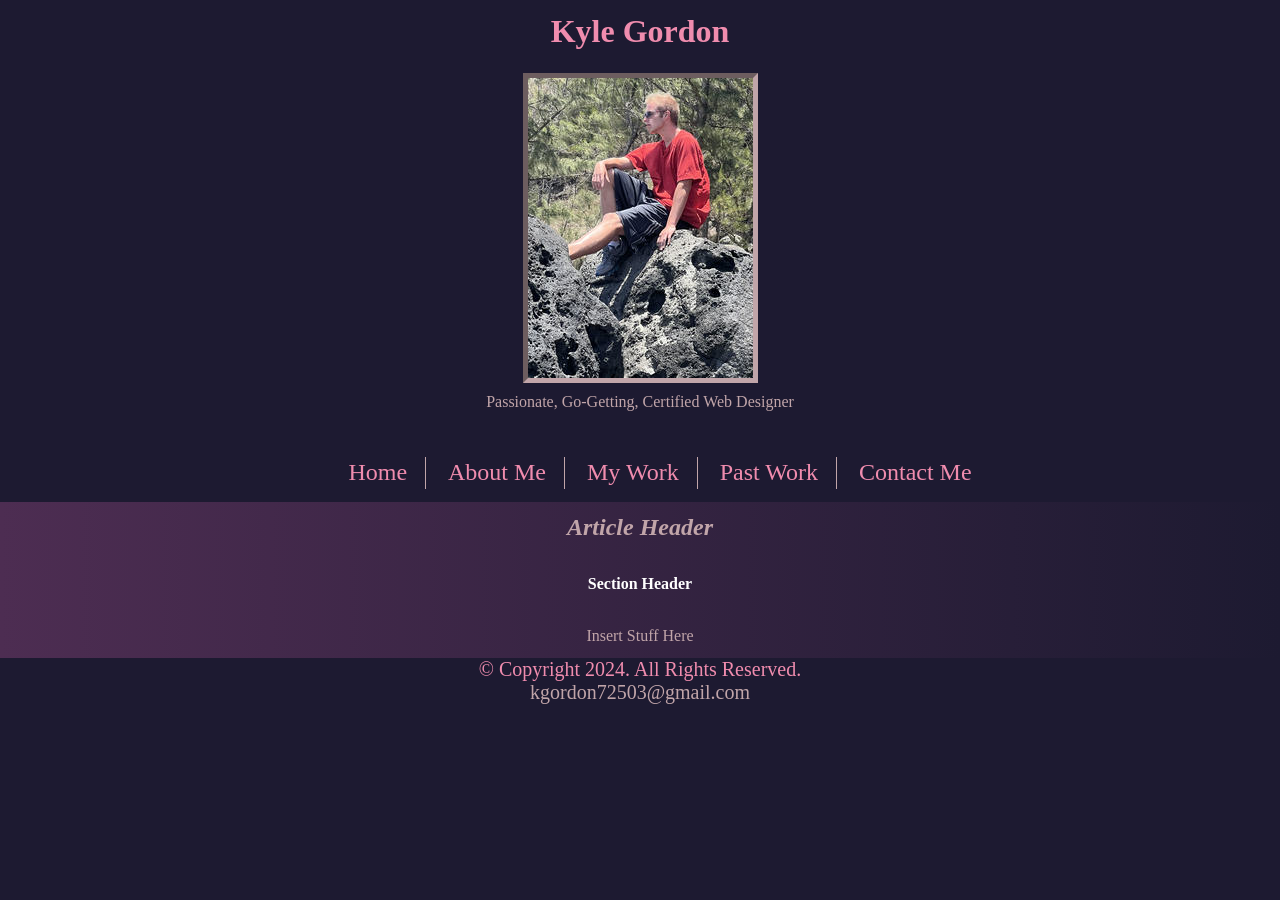
<file: template.html>
<!DOCTYPE html>
<!--This website was created by: Kyle Gordon, stored in the portfolio folder, 1/19/24 -->
<html lang="en">
<head>

	<title>Kyle Gordon's Portfolio &#9475; Proficient in Python and HTML/CSS &#9475; I'm going to be a Web Designer</title>
	<meta charset="utf-8">
	<link rel="stylesheet" href="css/styles.min.css">
	<meta name="viewport" content="width=device-width, initial-scale=1">
	<link rel="shortcut icon" href="images/favicon.ico"> 
	<link rel="icon" type="image/png" sizes="32x32" href="images/favicon-32.png"> 
	<link rel="apple-touch-icon" sizes="180x180" href="images/apple-touch-icon.png"> 
	<link rel="icon" sizes="192x192" href="images/android-chrome-192.png">
	<link rel="preconnect" href="https://fonts.googleapis.com">
	<link rel="preconnect" href="https://fonts.gstatic.com" crossorigin>
	<link href="https://fonts.googleapis.com/css2?family=Protest+Guerrilla&family=Protest+Revolution&display=swap" rel="stylesheet">
	
</head>
<body>
<div id="container">
	<!--Mobile Nav -->
	<nav class="mobile-nav">
	   <div id="menu-links">
			<a href="index.html">Home</a>
			<a href="about.html">About Us</a>
			<a href="pastsites.html">Classes</a>
			<a href="pastexp.html">Nutrition</a>
			<a href="contact.html">Contact Us</a>
	   </div>
	   <a class="menu-icon" onclick="hamburger()">
			<div>&#9776;</div>
	   </a>
	</nav>

<!--Use the header area for the website name or logo --> 
<header>

	<h1>Kyle Gordon</h1>
	<figure>
		<img class="tablet-desktop" id="profilepicture" src="images/kg_web_design_portfolio_image_225x300.jpg" alt="Student Portfolio Photo">
		<figcaption class="slogan protest-revolution-regular">Passionate, Go-Getting, Certified Web Designer</figcaption>
	</figure>
	
</header>

	<!--Tablet-Desktop Nav --> 
<nav>
	<ul class="protest-guerrilla-regular tablet-desktop">
		<li><a href="index.html">Home</a></li>
		<li><a href="about.html">About Me</a></li>
		<li><a href="pastsites.html">My Work</a></li>
		<li><a href="pastexp.html">Past Work</a></li>
		<li><a href="contact.html">Contact Me</a></li>
	</ul>
</nav>

	<!--Use the main area to add the main content of the webpage -->
<main>

		<article>
		
		<h2>Article Header</h2>
	
			<section>
		
				<h4>Section Header</h4>
		
				<p>Insert Stuff Here</p>
		
			</section>
		
		</article>

</main>

	<!--Use the footer area to add webpage footer content -->
<footer>

	<p>&#169; Copyright 2024. All Rights Reserved.</p>
	<p><a href="mailto:kgordon72503@gmail.com">kgordon72503@gmail.com</a></p>
	
</footer>
</div>

<script src="scripts/script.js"></script> 

</body>
</html>
</file>
<file: css/styles.css>
/*  
    Student Name: Kyle Gordon
    File Name: styles.css
    Date: 10/23/26
*/

/* Box Sizing & CSS Reset */
*, *::before, *::after {
    box-sizing: border-box;
    margin: 0;
    padding: 0;
}

body {
    background-color: #ffffff;
}

img {
    max-width: 100%;
    height: auto;
    display: block;
}

/* Typography & Fonts */
.montserrat-regular {
    font-family: "Montserrat", sans-serif;
    font-optical-sizing: auto;
    font-weight: 400;
    font-style: normal;
}

.lora-regular {
    font-family: "Lora", serif;
    font-optical-sizing: auto;
    font-weight: 500;
    font-style: normal;
}

h1 {
    color: #8b5cf6;
    text-align: center;
    padding: 1%;
}

.slogan {
    color: #a78bfa;
    text-align: center;
    margin: 0.5em;
}

/* Navigation - Mobile Default */
nav {
    padding: 1%;
    position: relative;
}

/* Hamburger button visible only on mobile */
.menu-icon {
    display: block;
    background: none;
    border: none;
    color: #8b5cf6;
    font-size: 2rem;
    cursor: pointer;
    margin: 0 0 0 auto;
    padding: 10px;
}

/* Mobile dropdown hidden by default */
#menu-links {
    display: none;
    list-style-type: none;
    text-align: center;
    padding: 0;
}

/* Class toggled via JS to display dropdown */
#menu-links.is-open {
    display: block;
}

#menu-links li a {
    display: block;
    font-size: 1.5rem;
    text-decoration: none;
    padding: 3%;
    color: #a78bfa;
}

/* Header & Profile Photo */
header {
    position: static;
    padding-bottom: 2%;
}

#profilepicture {
    display: block;
    border: 5px inset #bae6fd;
    margin: 10px auto;
}

/* Main Content */
main {
    padding: 20px 10px;
    background-image: linear-gradient(to bottom, #f0f9ff, #ccfbf1, #f0f9ff);
}

main h2 {
    color: #8b5cf6;
    font-style: italic;
    padding: 1%;
}

main h3 {
    color: #a78bfa;
    text-align: center;
    padding: 10px;
}

main p {
    color: #000;
    padding: 1%;
    text-align: center;
}

article {
    text-align: center;
}

/* Skills Box (Refactored UL) */
#skills-box {
    color: #8b5cf6;
    display: flex;
    flex-wrap: wrap;
    justify-content: space-evenly;
    align-items: center;
    background-color: #f0f9ff;
    border: 2px inset black;
    text-align: center;
    box-shadow: 2px 2px black;
    list-style-type: none;
    padding: 15px;
    gap: 10px;
    margin: 15px auto;
}

#skills-box li {
    font-weight: bold;
}

/* Project Cards */
.content-container {
    display: flex;
    flex-direction: column;
    gap: 20px;
    margin-bottom: 20px;
}

.work-container {
    display: flex;
    flex-direction: column;
    background-color: #f0f9ff;
    color: #8b5cf6;
    border: 3px ridge black;
    align-items: center;
    padding: 10px;
    flex: 1;
}

.work-container img {
    width: 100%;
    max-width: 350px;
    height: 200px;
    object-fit: cover;
    border: 2px solid silver;
    margin: 15px 0;
}

.work-container a, 
.work-container p:last-child {
    margin-top: auto;
    padding-top: 15px;
}

.project-link {
    color: #8b5cf6;
    font-weight: bold;
    text-decoration: underline;
}

/* Bio Section Layout */
.bio-section {
    max-width: 900px;
    margin: 0 auto 30px auto;
    padding: 0 15px;
}

.bio-callout {
    background-color: #f0f9ff;
    border-left: 4px solid #8b5cf6;
    padding: 15px;
    margin: 15px 0;
    font-style: italic;
}

.bio-text p {
    text-align: left;
    margin-bottom: 15px;
    line-height: 1.6;
}

.hide-ul li {
    margin-bottom: 12px;
    line-height: 1.4;
    list-style-type: none;
}

/* Project Layout Styles */
.intro-section {
    max-width: 800px;
    margin: 0 auto 30px auto;
    padding: 0 15px;
    text-align: center;
}

.lead-text {
    font-size: 1.1rem;
    line-height: 1.6;
    margin-top: 10px;
}

.project-grid {
    display: flex;
    flex-direction: column;
    gap: 35px;
    max-width: 1000px;
    margin: 0 auto 40px auto;
    padding: 0 15px;
}

.project-card {
    background-color: #ffffff;
    border-radius: 8px;
    box-shadow: 0 4px 12px rgba(0, 0, 0, 0.08);
    padding: 25px;
    border: 3px solid #000000;
}

.project-card h3 {
    margin-top: 0;
    margin-bottom: 15px;
    color: #8b5cf6;
    font-size: 1.5rem;
}

.project-content {
    display: flex;
    flex-direction: column;
    gap: 20px;
}

.project-media img {
    width: 100%;
    height: auto;
    border-radius: 6px;
    box-shadow: 0 2px 6px rgba(0,0,0,0.1);
}

.role-tag {
    font-size: 0.95rem;
    color: #555;
    margin-bottom: 12px;
}

.project-details p {
    text-align: left;
    line-height: 1.6;
    margin-bottom: 12px;
}

.project-btn {
    display: inline-block;
    margin-top: 10px;
    padding: 10px 18px;
    background-color: #333;
    color: #fff;
    text-decoration: none;
    border-radius: 4px;
    font-size: 0.9rem;
    transition: background-color 0.2s ease;
}

.project-btn:hover {
    background-color: #8b5cf6;
    color: #ffffff;
}

/* CTA Button styled anchor tag */
#build-button {
    display: flex;
    align-items: center;
    justify-content: center;
    text-decoration: none;
    margin: 20px auto;
    background-image: linear-gradient(to bottom, orange, #a78bfa);
    font-family: "Lora", serif;
    font-size: 20px;
    color: white;
    font-weight: bold;
    height: 75px;
    width: 300px;
    border-radius: 8px;
}

/* Footer Content */
footer {
    background-color: #ffffff;
}

footer p {
    text-align: center;
    font-size: 1.25em;
    color: #8b5cf6;
    padding: 0.5em 1em;
}

footer p a {
    text-decoration: none;
    color: #a78bfa;
}

.contact-section, .form-section {
    max-width: 900px;
    margin: 0 auto 40px auto;
    padding: 0 15px;
}

.contact-grid {
    display: flex;
    flex-direction: column;
    gap: 20px;
    margin-top: 20px;
}

.contact-info-card {
    background-color: #ffffff;
    border: 3px solid #000;
    border-radius: 8px;
    padding: 20px;
    box-shadow: 0 4px 12px rgba(0,0,0,0.05);
}

.contact-info-card h3 {
    margin-top: 0;
    color: #8b5cf6;
    font-size: 1.3rem;
}

.contact-info-card p {
    margin-bottom: 12px;
    line-height: 1.5;
}

.map-container {
    width: 100%;
    height: 300px;
    border-radius: 8px;
    overflow: hidden;
    box-shadow: 0 4px 12px rgba(0,0,0,0.05);
}

#google-map {
    width: 100%;
    height: 100%;
}

/* Form Styling */
.form-intro {
    text-align: center;
    margin-bottom: 20px;
}

.contact-form fieldset {
    border: 3px solid #000;
    border-radius: 8px;
    padding: 25px;
    background-color: #ffffff;
}

.contact-form legend {
    font-weight: 600;
    padding: 0 10px;
    color: #333;
}

.form-grid {
    display: flex;
    flex-direction: column;
    gap: 18px;
}

.form-group {
    display: flex;
    flex-direction: column;
    text-align: left;
}

.form-group label {
    font-weight: 600;
    margin-bottom: 6px;
    color: #444;
}

.form-group input, 
.form-group select, 
.form-group textarea {
    padding: 10px 12px;
    border: 1px solid #ccc;
    border-radius: 4px;
    font-family: inherit;
    font-size: 1rem;
}

.form-group input:focus, 
.form-group select:focus, 
.form-group textarea:focus {
    outline: none;
    border-color: #8b5cf6;
    box-shadow: 0 0 5px rgba(139, 92, 246, 0.4);
}

.submit-btn {
    display: block;
    width: 100%;
    max-width: 250px;
    margin: 20px auto 0 auto;
    padding: 12px 20px;
    background-color: #333;
    color: #fff;
    border: none;
    border-radius: 4px;
    font-size: 1rem;
    font-weight: 600;
    cursor: pointer;
    transition: background-color 0.2s ease;
}

.submit-btn:hover {
    background-color: #8b5cf6;
    color: #ffffff;
}

/* Media Query: Tablet & Desktop (732px and up) */
@media screen and (min-width: 732px), print {

    /* Hide Hamburger, Show Full Horizontal Navigation */
    .menu-icon {
        display: none;
    }

    #menu-links {
        display: flex !important;
        justify-content: center;
        margin: 0;
    }

    nav li {
        display: inline-block;
        border-right: 1px solid #bae6fd;
        font-size: 1.5em;
    }

    nav li:last-child {
        border-right: none;
    }

    nav li a {
        padding: 0.1em 0.75em;
        display: block;
        color: #8b5cf6;
        text-decoration: none;
    }

    /* Main background & layout */
    main {
        color: #000000;
    }

    main p, main h2 {
        color: #8b5cf6;
    }

    /* Side-by-Side Project Grid on Tablet/Desktop */
    .content-container {
        flex-direction: row;
        align-items: stretch;
        justify-content: space-evenly;
    }

    .work-container {
        margin: 0 10px;
    }
    .project-content {
        flex-direction: row;
        align-items: flex-start;
    }

    .project-media {
        flex: 1;
        max-width: 40%;
    }

    .project-details {
        flex: 1.5;
    }

    .contact-grid {
        flex-direction: row;
        align-items: stretch;
    }

    .contact-info-card, .map-container {
        flex: 1;
    }

    .form-grid {
        display: grid;
        grid-template-columns: 1fr 1fr;
    }

    .full-width {
        grid-column: span 2;
    }
}

/* Media Query: Desktop Hover & Animations (769px and up) */
@media screen and (min-width: 769px), print {

    /* Button styling for #menu-links on Desktop */
    #menu-links {
        gap: 12px;
        align-items: center;
    }

    nav li {
        border-right: none;
    }

    #menu-links li a {
        background-color: #8b5cf6;
        color: #ffffff;
        padding: 10px 20px;
        border-radius: 6px;
        font-size: 1rem;
        font-weight: 600;
        text-decoration: none;
        transition: all 0.3s ease;
        box-shadow: 0 2px 5px rgba(0, 0, 0, 0.15);
    }

    #menu-links li a:hover {
        background-color: #7c3aed;
        color: #ccfbf1;
        font-size: 1rem;
        transform: translateY(-2px);
        box-shadow: 0 4px 10px rgba(0, 0, 0, 0.25);
    }

    @media (prefers-reduced-motion: no-preference) {
        .growing-text {
            animation: grow 2s ease-in-out forwards;
            transform-origin: center;
        }

        .spin-text {
            font-size: 2rem;
            font-weight: bold;
            text-transform: uppercase;
            color: #fff;
            text-shadow: 
                1px 1px 0px #e63946, 
                2px 2px 0px #f77f00, 
                3px 3px 0px #fcbf49, 
                4px 4px 0px #a8dadc, 
                5px 5px 0px #457b9d;
            transform-style: preserve-3d;
            animation: spin-3d 4s infinite linear;
        }
    }

    @keyframes grow {
        0% { transform: scale(1); opacity: 0.5; }
        50% { transform: scale(1.5); opacity: 1; }
        100% { transform: scale(1); opacity: 1; }
    }

    @keyframes spin-3d {
        0% { transform: rotateY(0deg); }
        100% { transform: rotateY(360deg); }
    }
}

/* Media Query: Large Desktop (1921px and up) */
@media screen and (min-width: 1921px) {
    #container {
        width: 1920px;
        margin: 0 auto;
    }
}
</file>
<file: css/styles.min.css>
.lora-regular,.montserrat-regular{font-optical-sizing:auto;font-style:normal}.mobile,.mobile-nav a,.tel-link a,form #submit,img,label{display:block}form #submit,section{font-size:1em}body,footer p{background-color:#1d1a31}.mobile-nav a,footer p,h1{text-align:center;color:#f08cae}.external-link,.mobile-nav a,.tel-link a,footer p a{text-decoration:none}#edu,.slogan,footer p a{color:#c1a5a9}article,aside,body,figcaption,figure,footer,h1,h2,header,img,main,nav,p,section{margin:0;padding:0;border:0}h1,main h2,main p{padding:1%}.slogan{text-align:center;margin:.5em}.tel-link,form #submit{margin:0 auto;padding:2%;background-image:linear-gradient(to right,#9a4c95,#f08cae)}img{max-width:100%}.montserrat-regular{font-family:Montserrat,sans-serif;font-weight:400}.lora-regular{font-family:Lora,serif;font-weight:500}.mobile{text-align:center}#menu-links,.tablet-desktop{display:none}.mobile-nav a{font-family:'Francois One',sans-serif;font-size:2em;padding:3%}.mobile-nav a .menu-icon{display:block;position:absolute;right:0;top:0}main{background-color:#c1a5a9}main p{color:#1d1a31;text-align:center}main ul{list-style-type:circle;color:#1d1a31;display:inline-block}main li{font-family:"sans-serif",Arial,Geneva}main h2{color:#4d2d52;font-style:italic}#contact,article{text-align:center}section h2{font-weight:700;text-decoration:underline}.map{border:2px solid #4d2d52;width:95%;height:50%}.round{border-radius:8px}.external-link{color:#9a4c95;font-weight:700}.tel-link{width:80%;text-align:center;border-radius:5px}.tel-link a{color:#fff;font-size:1.5em}#achievement,#goals{text-align:center;border-bottom:2px solid #4d2d52;color:#c1a5a9}#edu{text-align:center}fieldset,input,select,textarea{margin-bottom:2%}fieldset legend{font-weight:700;font-size:1.25em}label{padding-top:3%}form #submit{border:none;border-radius:10px}footer p{font-size:1.25em;padding:0 1em}@media screen and (min-width:732px),print{.tablet-desktop,nav li a{display:block}nav li a,nav ul{text-align:center}div li,main,section,th{color:#fff}.mobile,.mobile-nav{display:none}header{position:static;padding-bottom:2%}#profilepicture{display:block;border:5px inset #c1a5a9;margin:10px auto}nav{padding:1%}nav ul{list-style-type:none;margin:0}nav li{display:inline-block;border-right:1px solid #c1a5a9;font-size:1.5em}nav li:last-child{border-right:none}nav li a{padding:.1em .75em;color:#f08cae;text-decoration:none}main{background-image:linear-gradient(to right,#4d2d52,#1d1a31)}main h2,main p{color:#c1a5a9}aside{background-color:rgba(193,165,169,.3);box-shadow:5px 5px 8px #000}table{border:2px double #f08cae;border-collapse:collapse;margin-left:auto;margin-right:auto;width:99%}td,th{border:1px solid #f08cae;padding:2%}th{background-color:#4d2d52}}@media screen and (min-width:769px),print{nav li a:hover{color:#1d1a31;background-color:#f08cae}aside{background-color:rgba(193,165,169,.3)}}@media screen and (min-width:1921px){#container{width:1920px;margin:0 auto}}
</file>
